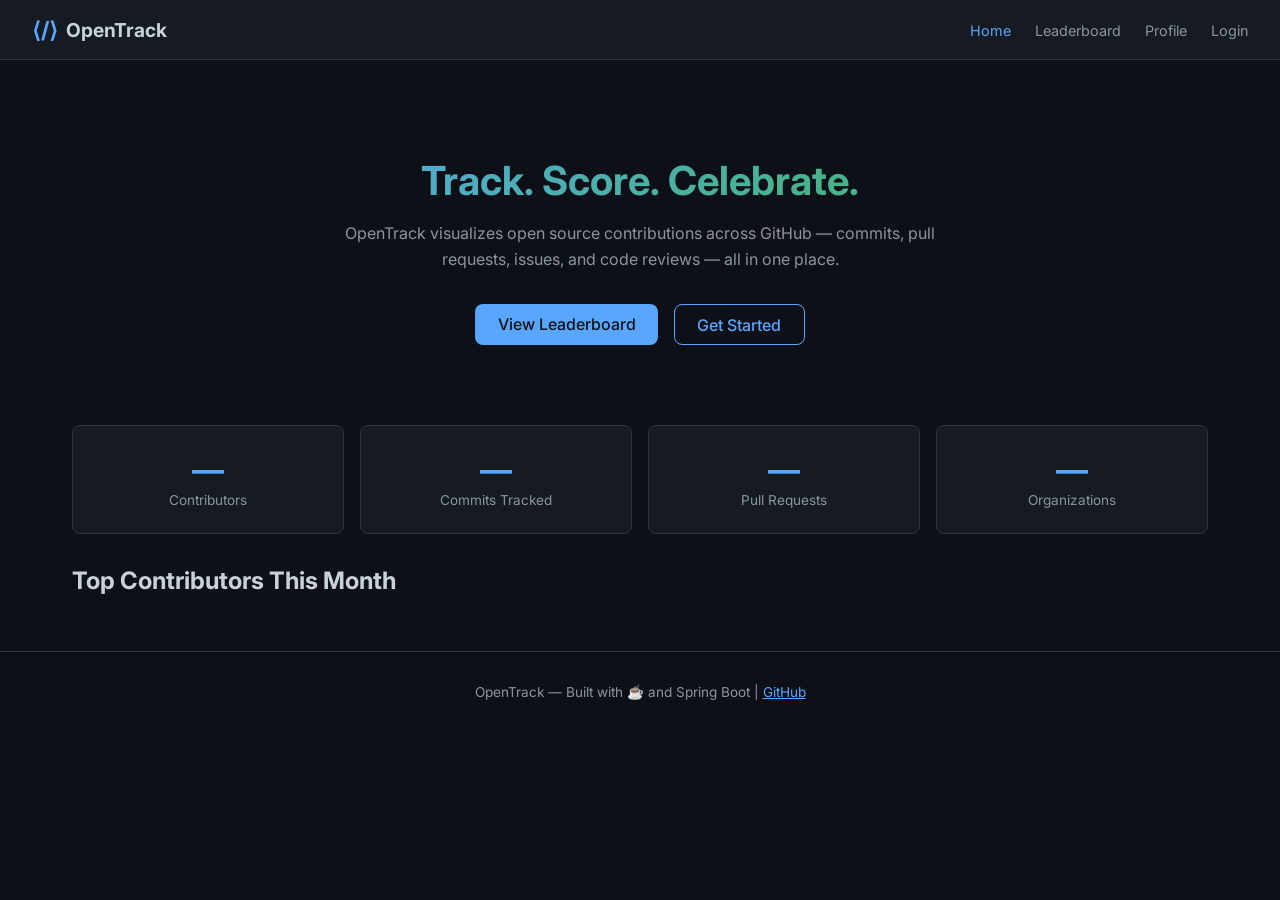
<file: frontend/index.html>
<!DOCTYPE html>
<html lang="en">
<head>
    <meta charset="UTF-8">
    <meta name="viewport" content="width=device-width, initial-scale=1.0">
    <title>OpenTrack — Open Source Contribution Tracker</title>
    <link rel="stylesheet" href="css/style.css">
    <link href="https://fonts.googleapis.com/css2?family=Inter:wght@300;400;500;600;700&display=swap" rel="stylesheet">
</head>
<body>
    <nav class="navbar">
        <div class="nav-brand"><span class="logo-icon">⟨/⟩</span><span class="logo-text">OpenTrack</span></div>
        <ul class="nav-links">
            <li><a href="index.html" class="active">Home</a></li>
            <li><a href="leaderboard.html">Leaderboard</a></li>
            <li><a href="profile.html">Profile</a></li>
            <li><a href="login.html" id="auth-link">Login</a></li>
        </ul>
    </nav>

    <main>
        <section class="hero">
            <h1>Track. Score. Celebrate.</h1>
            <p>OpenTrack visualizes open source contributions across GitHub — commits, pull requests, issues, and code reviews — all in one place.</p>
            <div class="hero-cta">
                <a href="leaderboard.html" class="btn btn-primary">View Leaderboard</a>
                <a href="register.html" class="btn btn-outline">Get Started</a>
            </div>
        </section>

        <section class="stats-row" id="global-stats">
            <div class="stat-card"><span class="stat-value" id="total-contributors">—</span><span class="stat-label">Contributors</span></div>
            <div class="stat-card"><span class="stat-value" id="total-commits">—</span><span class="stat-label">Commits Tracked</span></div>
            <div class="stat-card"><span class="stat-value" id="total-prs">—</span><span class="stat-label">Pull Requests</span></div>
            <div class="stat-card"><span class="stat-value" id="total-orgs">—</span><span class="stat-label">Organizations</span></div>
        </section>

        <section class="top-contributors">
            <h2>Top Contributors This Month</h2>
            <div id="top-list" class="contributor-grid"></div>
        </section>
    </main>

    <footer><p>OpenTrack — Built with ☕ and Spring Boot | <a href="https://github.com/opentrack">GitHub</a></p></footer>

    <script src="js/api.js"></script>
    <script>
        async function loadHomePage() {
            try {
                const leaderboard = await api.getLeaderboard(0, 6);
                const grid = document.getElementById('top-list');
                leaderboard.content.forEach((c, i) => {
                    grid.innerHTML += `
                        <div class="contributor-card">
                            <span class="rank">#${i + 1}</span>
                            <img src="${c.avatarUrl || 'https://github.com/identicons/' + c.githubUsername + '.png'}" alt="${c.githubUsername}" class="avatar">
                            <a href="profile.html?user=${c.githubUsername}" class="contributor-name">${c.githubUsername}</a>
                            <span class="score">${c.totalScore} pts</span>
                        </div>`;
                });
            } catch (e) { console.error('Failed to load home data', e); }
        }
        loadHomePage();
    </script>
</body>
</html>
</file>
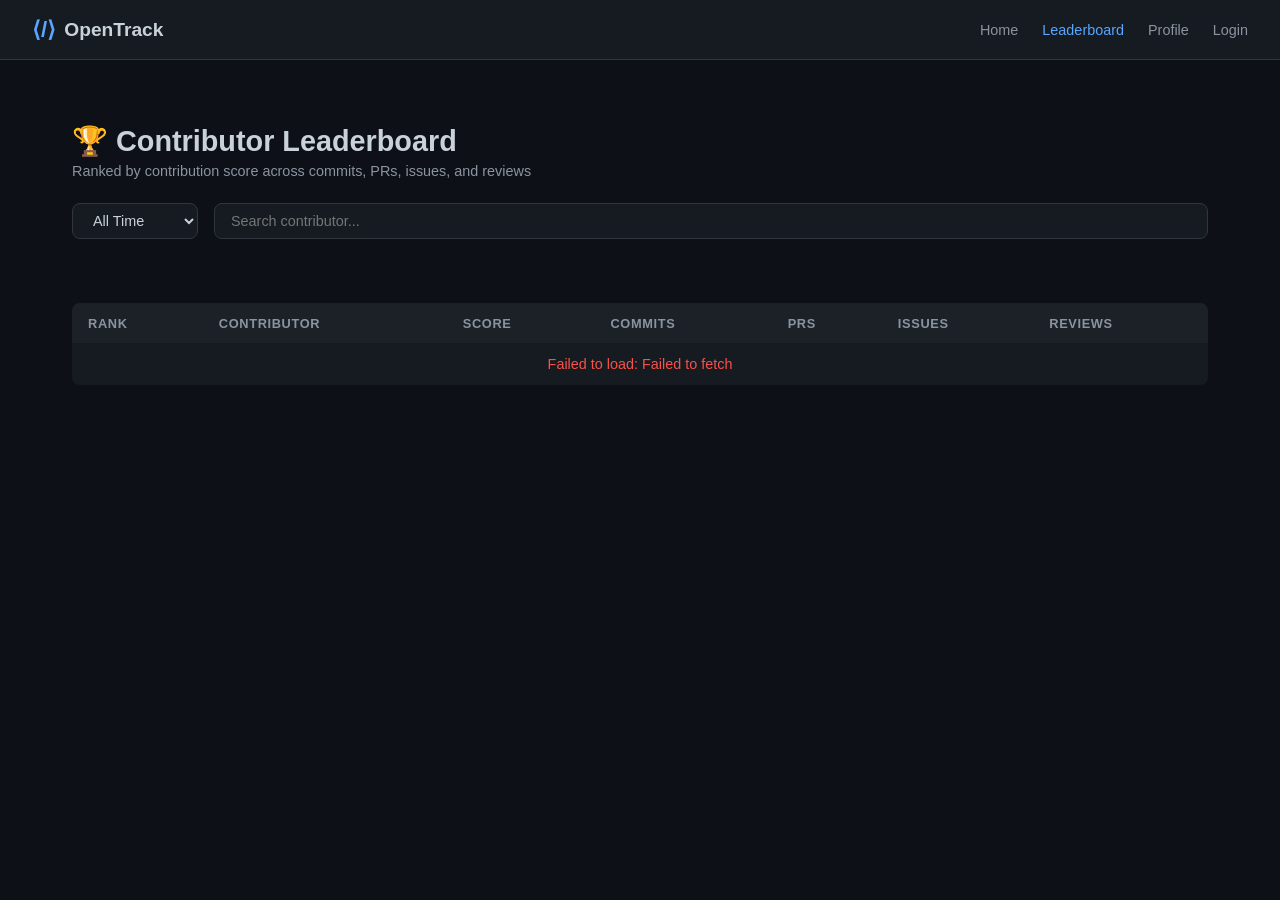
<file: frontend/leaderboard.html>
<!DOCTYPE html>
<html lang="en">
<head>
    <meta charset="UTF-8">
    <meta name="viewport" content="width=device-width, initial-scale=1.0">
    <title>Leaderboard — OpenTrack</title>
    <link rel="stylesheet" href="css/style.css">
    <link rel="stylesheet" href="css/leaderboard.css">
</head>
<body>
    <nav class="navbar">
        <div class="nav-brand"><span class="logo-icon">⟨/⟩</span><span class="logo-text">OpenTrack</span></div>
        <ul class="nav-links">
            <li><a href="index.html">Home</a></li>
            <li><a href="leaderboard.html" class="active">Leaderboard</a></li>
            <li><a href="profile.html">Profile</a></li>
            <li><a href="login.html">Login</a></li>
        </ul>
    </nav>
    <main>
        <div class="page-header">
            <h1>🏆 Contributor Leaderboard</h1>
            <p class="subtitle">Ranked by contribution score across commits, PRs, issues, and reviews</p>
        </div>
        <div class="filters">
            <select id="filter-period">
                <option value="all">All Time</option>
                <option value="month">This Month</option>
                <option value="week">This Week</option>
            </select>
            <input type="text" id="search-input" placeholder="Search contributor..." />
        </div>
        <div class="podium" id="podium"></div>
        <table class="leaderboard-table" id="leaderboard-table">
            <thead>
                <tr>
                    <th>Rank</th><th>Contributor</th><th>Score</th>
                    <th>Commits</th><th>PRs</th><th>Issues</th><th>Reviews</th>
                </tr>
            </thead>
            <tbody id="leaderboard-body">
                <tr><td colspan="7" style="text-align:center;padding:2rem;color:#8b949e">Loading...</td></tr>
            </tbody>
        </table>
        <div class="pagination" id="pagination"></div>
    </main>
    <script src="js/api.js"></script>
    <script src="js/leaderboard.js"></script>
</body>
</html>
</file>
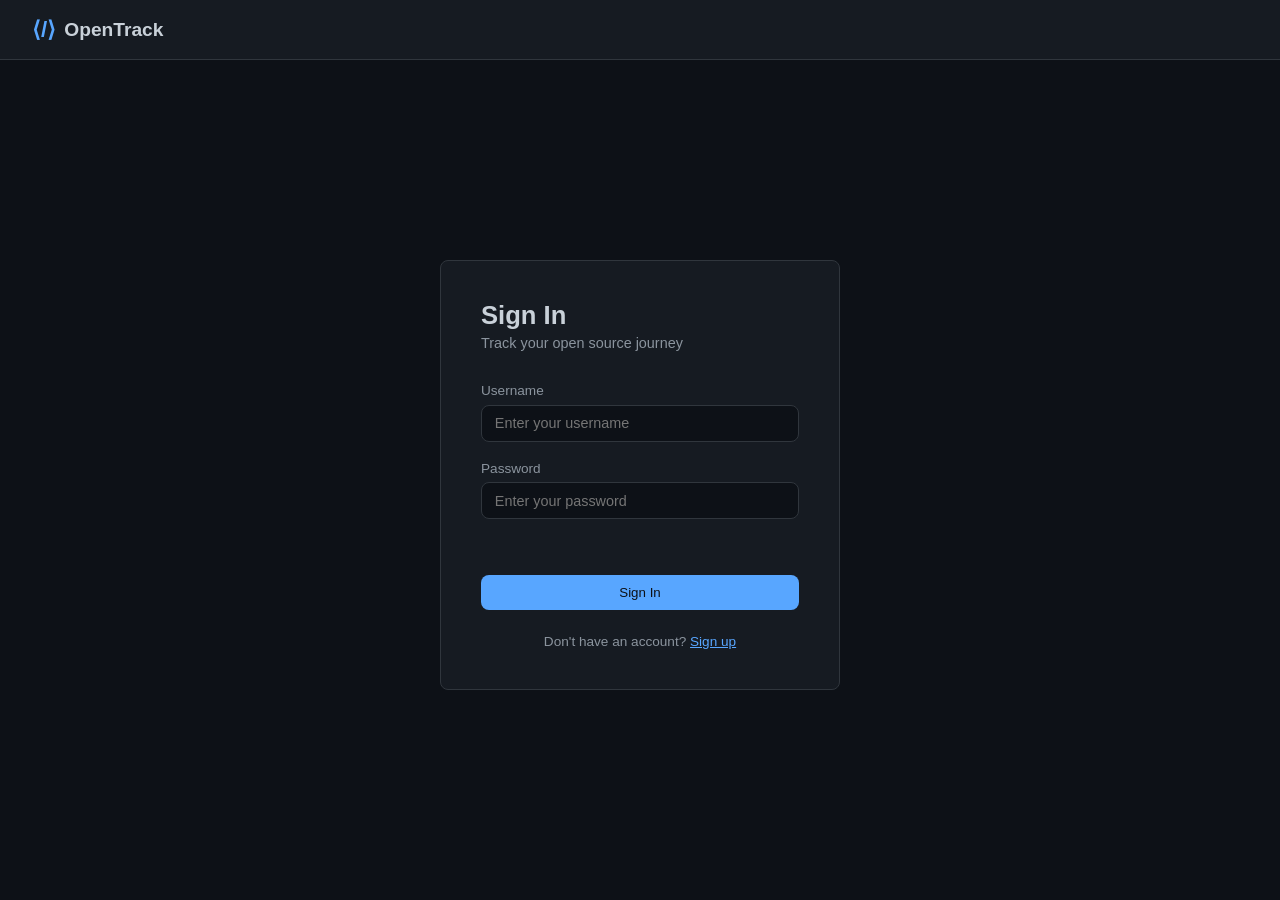
<file: frontend/login.html>
<!DOCTYPE html>
<html lang="en">
<head>
    <meta charset="UTF-8">
    <meta name="viewport" content="width=device-width, initial-scale=1.0">
    <title>Login — OpenTrack</title>
    <link rel="stylesheet" href="css/style.css">
    <link rel="stylesheet" href="css/auth.css">
</head>
<body>
    <nav class="navbar">
        <div class="nav-brand"><span class="logo-icon">⟨/⟩</span><span class="logo-text">OpenTrack</span></div>
    </nav>
    <main class="auth-main">
        <div class="auth-card">
            <h1>Sign In</h1>
            <p class="auth-sub">Track your open source journey</p>
            <form id="login-form">
                <div class="form-group">
                    <label for="username">Username</label>
                    <input type="text" id="username" placeholder="Enter your username" required />
                </div>
                <div class="form-group">
                    <label for="password">Password</label>
                    <input type="password" id="password" placeholder="Enter your password" required />
                </div>
                <div id="error-msg" class="error-msg"></div>
                <button type="submit" class="btn btn-primary w-full">Sign In</button>
            </form>
            <p class="auth-link">Don't have an account? <a href="register.html">Sign up</a></p>
        </div>
    </main>
    <script src="js/api.js"></script>
    <script src="js/auth.js"></script>
</body>
</html>
</file>
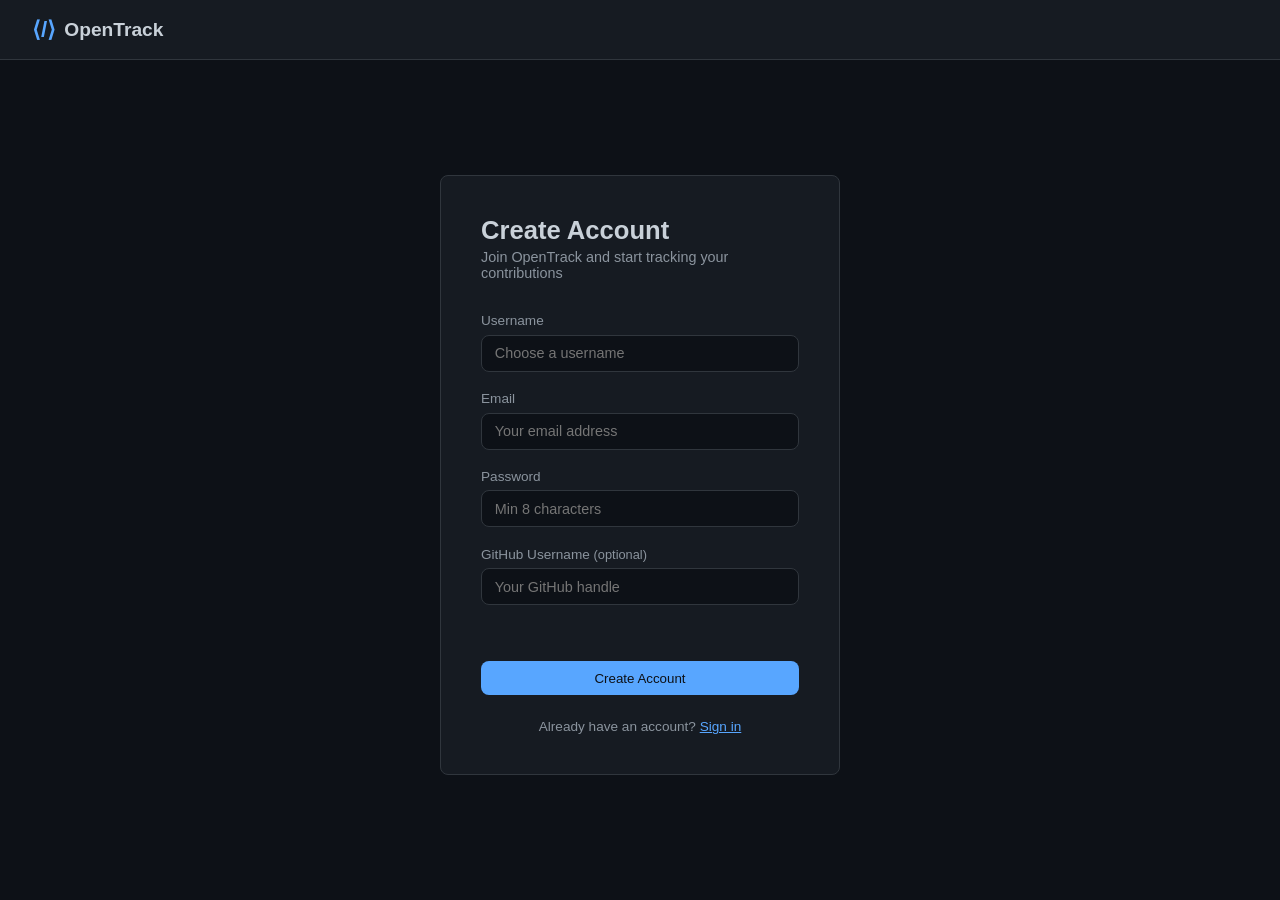
<file: frontend/register.html>
<!DOCTYPE html>
<html lang="en">
<head>
    <meta charset="UTF-8">
    <meta name="viewport" content="width=device-width, initial-scale=1.0">
    <title>Register — OpenTrack</title>
    <link rel="stylesheet" href="css/style.css">
    <link rel="stylesheet" href="css/auth.css">
</head>
<body>
    <nav class="navbar">
        <div class="nav-brand"><span class="logo-icon">⟨/⟩</span><span class="logo-text">OpenTrack</span></div>
    </nav>
    <main class="auth-main">
        <div class="auth-card">
            <h1>Create Account</h1>
            <p class="auth-sub">Join OpenTrack and start tracking your contributions</p>
            <form id="register-form">
                <div class="form-group">
                    <label for="username">Username</label>
                    <input type="text" id="username" placeholder="Choose a username" required minlength="3" />
                </div>
                <div class="form-group">
                    <label for="email">Email</label>
                    <input type="email" id="email" placeholder="Your email address" required />
                </div>
                <div class="form-group">
                    <label for="password">Password</label>
                    <input type="password" id="password" placeholder="Min 8 characters" required minlength="8" />
                </div>
                <div class="form-group">
                    <label for="github-username">GitHub Username <span class="optional">(optional)</span></label>
                    <input type="text" id="github-username" placeholder="Your GitHub handle" />
                </div>
                <div id="error-msg" class="error-msg"></div>
                <button type="submit" class="btn btn-primary w-full">Create Account</button>
            </form>
            <p class="auth-link">Already have an account? <a href="login.html">Sign in</a></p>
        </div>
    </main>
    <script src="js/api.js"></script>
    <script src="js/auth.js"></script>
</body>
</html>
</file>
<file: frontend/css/style.css>
*, *::before, *::after { box-sizing: border-box; margin: 0; padding: 0; }
:root {
    --bg: #0d1117; --surface: #161b22; --border: #30363d; --text: #c9d1d9;
    --text-muted: #8b949e; --accent: #58a6ff; --accent-hover: #79c0ff;
    --green: #3fb950; --orange: #d29922; --red: #f85149; --radius: 8px;
}
body { font-family: 'Inter', sans-serif; background: var(--bg); color: var(--text); min-height: 100vh; }
.navbar { display: flex; align-items: center; justify-content: space-between; padding: 1rem 2rem;
    background: var(--surface); border-bottom: 1px solid var(--border); position: sticky; top: 0; z-index: 100; }
.nav-brand { display: flex; align-items: center; gap: 0.5rem; font-size: 1.2rem; font-weight: 700; }
.logo-icon { color: var(--accent); font-size: 1.4rem; }
.nav-links { display: flex; list-style: none; gap: 1.5rem; }
.nav-links a { color: var(--text-muted); text-decoration: none; font-size: 0.9rem; transition: color 0.2s; }
.nav-links a:hover, .nav-links a.active { color: var(--accent); }
main { max-width: 1200px; margin: 0 auto; padding: 2rem; }
.hero { text-align: center; padding: 4rem 0 3rem; }
.hero h1 { font-size: 2.5rem; font-weight: 700; background: linear-gradient(135deg, var(--accent), var(--green));
    -webkit-background-clip: text; -webkit-text-fill-color: transparent; }
.hero p { color: var(--text-muted); margin: 1rem auto; max-width: 600px; line-height: 1.6; }
.hero-cta { display: flex; gap: 1rem; justify-content: center; margin-top: 2rem; }
.btn { padding: 0.6rem 1.4rem; border-radius: var(--radius); font-weight: 500; cursor: pointer; text-decoration: none; transition: all 0.2s; }
.btn-primary { background: var(--accent); color: #0d1117; border: none; }
.btn-primary:hover { background: var(--accent-hover); }
.btn-outline { background: transparent; color: var(--accent); border: 1px solid var(--accent); }
.btn-outline:hover { background: var(--accent); color: #0d1117; }
.stats-row { display: grid; grid-template-columns: repeat(4, 1fr); gap: 1rem; margin: 2rem 0; }
.stat-card { background: var(--surface); border: 1px solid var(--border); border-radius: var(--radius); padding: 1.5rem; text-align: center; }
.stat-value { display: block; font-size: 2rem; font-weight: 700; color: var(--accent); }
.stat-label { color: var(--text-muted); font-size: 0.85rem; }
.contributor-grid { display: grid; grid-template-columns: repeat(auto-fill, minmax(180px, 1fr)); gap: 1rem; margin-top: 1.5rem; }
.contributor-card { background: var(--surface); border: 1px solid var(--border); border-radius: var(--radius);
    padding: 1.2rem; text-align: center; transition: border-color 0.2s; }
.contributor-card:hover { border-color: var(--accent); }
.rank { font-size: 0.8rem; color: var(--text-muted); display: block; }
.avatar { width: 60px; height: 60px; border-radius: 50%; margin: 0.5rem auto; display: block; }
.contributor-name { color: var(--accent); text-decoration: none; font-weight: 500; font-size: 0.9rem; }
.score { display: block; color: var(--green); font-size: 0.85rem; margin-top: 0.3rem; }
footer { text-align: center; padding: 2rem; color: var(--text-muted); border-top: 1px solid var(--border); font-size: 0.85rem; }
footer a { color: var(--accent); }
@media (max-width: 768px) {
    .stats-row { grid-template-columns: repeat(2, 1fr); }
    .hero h1 { font-size: 1.8rem; }
}
</file>
<file: frontend/css/leaderboard.css>
.page-header { margin: 2rem 0 1.5rem; }
.page-header h1 { font-size: 1.8rem; font-weight: 700; }
.subtitle { color: var(--text-muted); margin-top: 0.3rem; font-size: 0.9rem; }
.filters { display: flex; gap: 1rem; margin-bottom: 1.5rem; }
.filters select, .filters input {
    background: var(--surface); border: 1px solid var(--border); color: var(--text);
    padding: 0.5rem 1rem; border-radius: var(--radius); font-size: 0.9rem; }
.filters input { flex: 1; }
.filters input:focus, .filters select:focus { outline: none; border-color: var(--accent); }
.podium { display: flex; justify-content: center; align-items: flex-end; gap: 1rem; margin: 2rem 0; }
.podium-item { text-align: center; background: var(--surface); border: 1px solid var(--border);
    border-radius: var(--radius); padding: 1.5rem 1rem; min-width: 120px; }
.podium-item.first { border-color: gold; transform: scale(1.05); }
.podium-item.second { border-color: silver; }
.podium-item.third { border-color: #cd7f32; }
.podium-rank { font-size: 1.5rem; }
.podium-avatar { width: 50px; height: 50px; border-radius: 50%; margin: 0.5rem auto; display: block; }
.podium-name { color: var(--accent); font-size: 0.85rem; font-weight: 600; display: block; }
.podium-score { color: var(--green); font-size: 0.8rem; }
.leaderboard-table { width: 100%; border-collapse: collapse; background: var(--surface); border-radius: var(--radius); overflow: hidden; }
.leaderboard-table th { padding: 0.8rem 1rem; background: #1c2128; text-align: left;
    font-size: 0.8rem; color: var(--text-muted); text-transform: uppercase; letter-spacing: 0.05em; }
.leaderboard-table td { padding: 0.8rem 1rem; border-bottom: 1px solid var(--border); font-size: 0.9rem; }
.leaderboard-table tr:last-child td { border-bottom: none; }
.leaderboard-table tr:hover td { background: #1c2128; }
.rank-badge { font-weight: 700; color: var(--text-muted); }
.rank-badge.top3 { color: gold; }
.contributor-link { color: var(--accent); text-decoration: none; display: flex; align-items: center; gap: 0.5rem; }
.contributor-link img { width: 24px; height: 24px; border-radius: 50%; }
.pagination { display: flex; justify-content: center; gap: 0.5rem; margin-top: 1.5rem; }
.page-btn { background: var(--surface); border: 1px solid var(--border); color: var(--text);
    padding: 0.4rem 0.8rem; border-radius: var(--radius); cursor: pointer; font-size: 0.85rem; }
.page-btn:hover, .page-btn.active { border-color: var(--accent); color: var(--accent); }
</file>
<file: frontend/css/auth.css>
.auth-main { display: flex; justify-content: center; align-items: center; min-height: calc(100vh - 70px); }
.auth-card { background: var(--surface); border: 1px solid var(--border); border-radius: var(--radius);
    padding: 2.5rem; width: 100%; max-width: 400px; }
.auth-card h1 { font-size: 1.6rem; font-weight: 700; margin-bottom: 0.3rem; }
.auth-sub { color: var(--text-muted); font-size: 0.9rem; margin-bottom: 2rem; }
.form-group { margin-bottom: 1.2rem; }
.form-group label { display: block; font-size: 0.85rem; font-weight: 500; margin-bottom: 0.4rem; color: var(--text-muted); }
.form-group input { width: 100%; background: var(--bg); border: 1px solid var(--border); color: var(--text);
    padding: 0.6rem 0.8rem; border-radius: var(--radius); font-size: 0.9rem; transition: border-color 0.2s; }
.form-group input:focus { outline: none; border-color: var(--accent); }
.optional { color: var(--text-muted); font-size: 0.8rem; }
.w-full { width: 100%; margin-top: 0.5rem; }
.error-msg { color: var(--red); font-size: 0.85rem; margin-bottom: 0.8rem; min-height: 1rem; }
.auth-link { text-align: center; margin-top: 1.5rem; font-size: 0.85rem; color: var(--text-muted); }
.auth-link a { color: var(--accent); }
</file>
